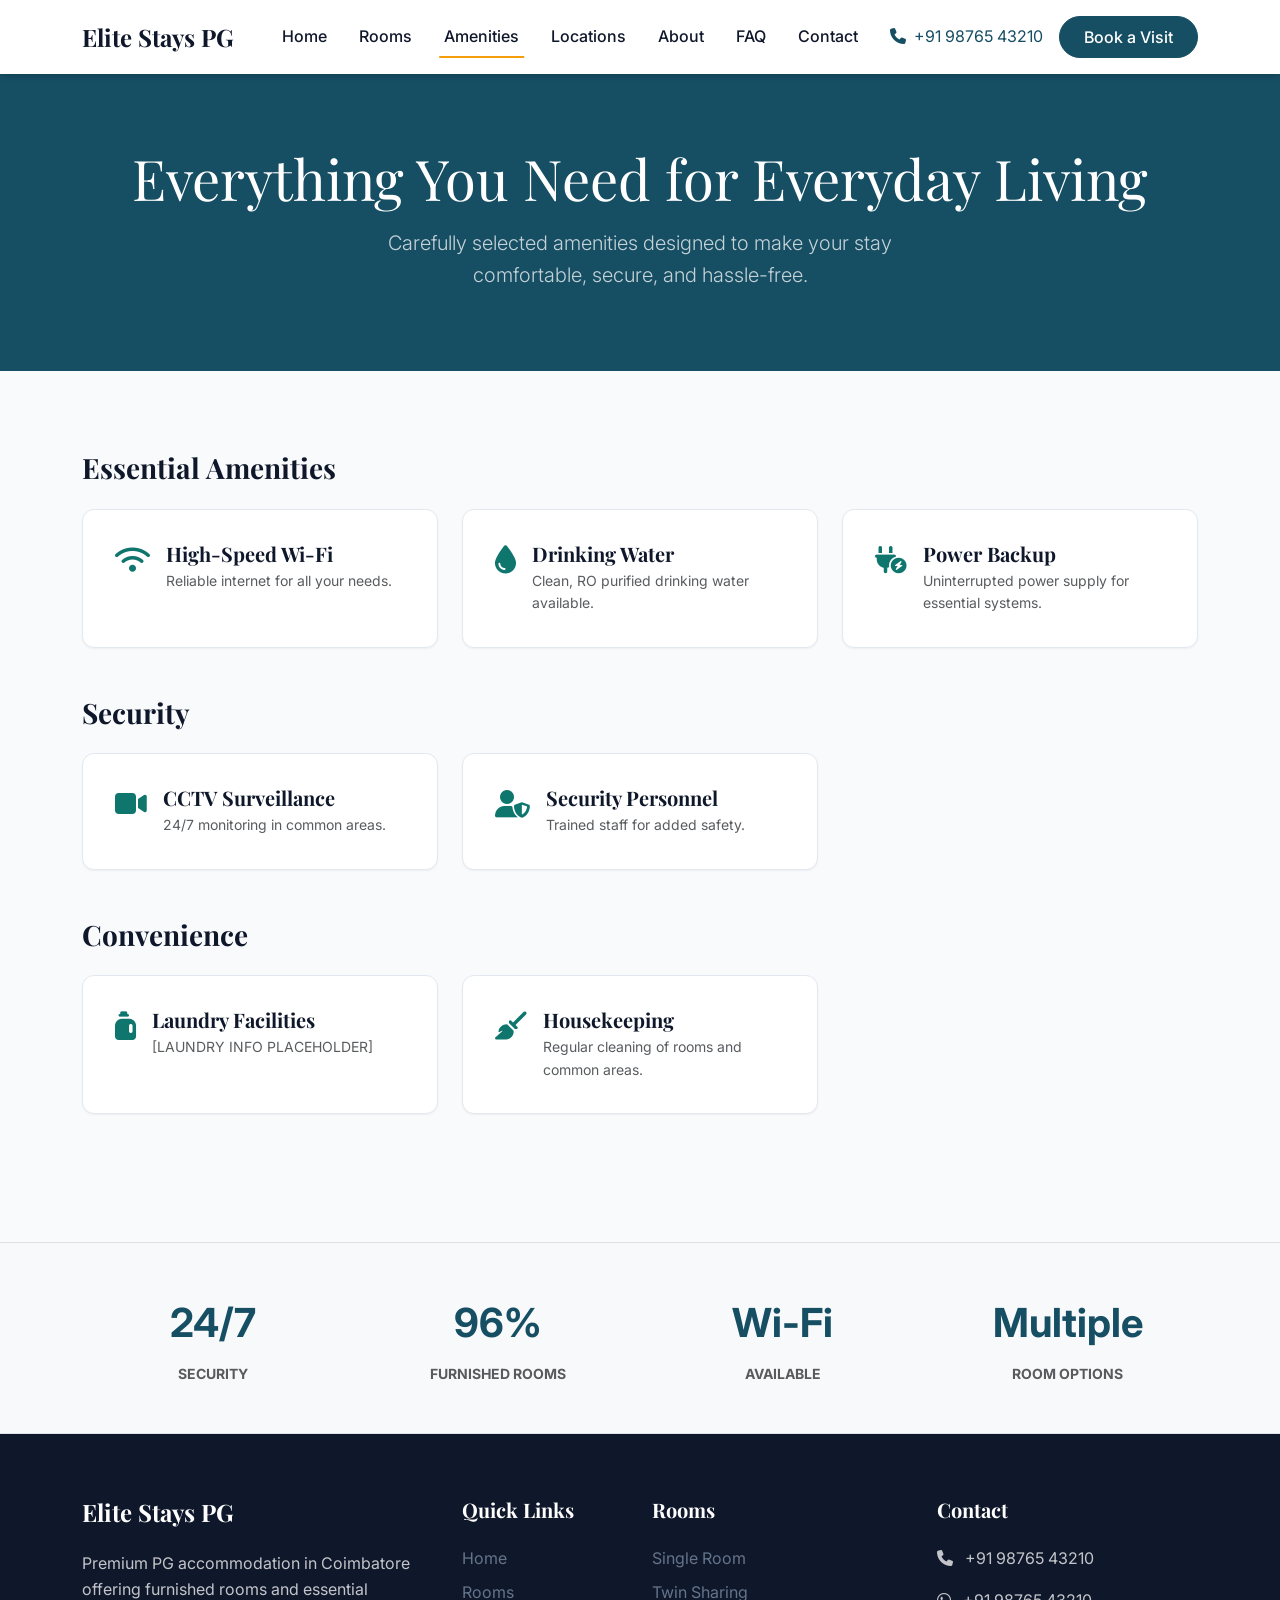
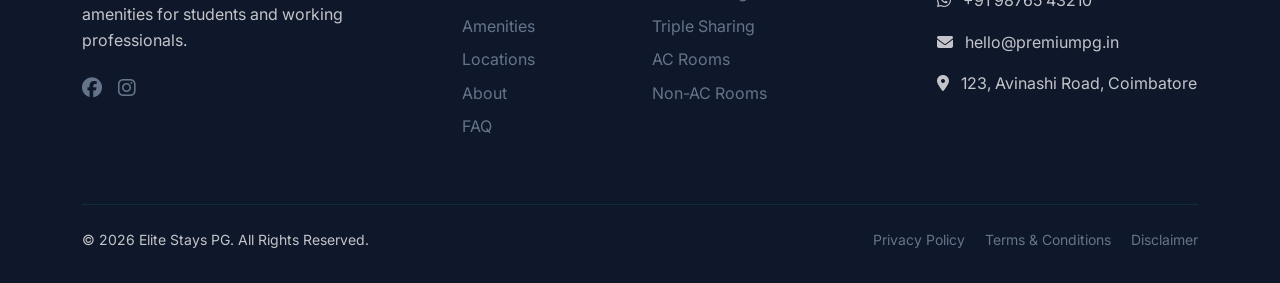
<file: pg-website/amenities.html>
<!DOCTYPE html>
<html lang="en">
<head>
    <meta charset="UTF-8">
    <meta name="viewport" content="width=device-width, initial-scale=1.0">
    <title>Amenities | Premium PG in Coimbatore</title>
    
    <link href="https://cdn.jsdelivr.net/npm/bootstrap@5.3.0/dist/css/bootstrap.min.css" rel="stylesheet">
    <link rel="stylesheet" href="https://cdnjs.cloudflare.com/ajax/libs/font-awesome/6.4.0/css/all.min.css">
    <link href="https://unpkg.com/aos@2.3.1/dist/aos.css" rel="stylesheet">
    <link rel="stylesheet" href="css/style.css">
</head>
<body>

    <!-- Navbar -->
    <nav class="navbar navbar-expand-lg fixed-top scrolled">
        <div class="container">
            <a class="navbar-brand heading-font fs-4" href="index.html">Elite Stays PG</a>
            <button class="navbar-toggler border-0" type="button" data-bs-toggle="collapse" data-bs-target="#navbarNav" aria-controls="navbarNav" aria-expanded="false" aria-label="Toggle navigation">
                <i class="fa-solid fa-bars fs-2 text-primary"></i>
            </button>
            <div class="collapse navbar-collapse" id="navbarNav">
                <ul class="navbar-nav mx-auto">
                    <li class="nav-item"><a class="nav-link " href="index.html">Home</a></li>
                    <li class="nav-item"><a class="nav-link " href="rooms.html">Rooms</a></li>
                    <li class="nav-item"><a class="nav-link active" href="amenities.html">Amenities</a></li>
                    <li class="nav-item"><a class="nav-link " href="locations.html">Locations</a></li>
                    <li class="nav-item"><a class="nav-link " href="about.html">About</a></li>
                    <li class="nav-item"><a class="nav-link " href="faq.html">FAQ</a></li>
                    <li class="nav-item"><a class="nav-link " href="contact.html">Contact</a></li>
                </ul>
                <div class="d-flex align-items-center gap-3">
                    <a href="tel:+91 98765 43210" class="text-decoration-none d-none d-xl-block">
                        <i class="fa-solid fa-phone me-2"></i>+91 98765 43210
                    </a>
                    <a href="contact.html" class="btn btn-primary">Book a Visit</a>
                </div>
            </div>
        </div>
    </nav>

    <!-- Header -->
    <section class="bg-primary text-white pt-5 pb-5 mt-5 text-center">
        <div class="container pt-5 pb-3">
            <h1 class="display-4 text-white mb-3" data-aos="fade-up">Everything You Need for Everyday Living</h1>
            <p class="lead opacity-75 mx-auto" style="max-width: 600px;" data-aos="fade-up" data-aos-delay="100">Carefully selected amenities designed to make your stay comfortable, secure, and hassle-free.</p>
        </div>
    </section>

    <!-- Amenities Grid -->
    <section class="section-padding">
        <div class="container">
            
            <h3 class="mb-4">Essential Amenities</h3>
            <div class="row g-4 mb-5">
                <div class="col-md-4 col-sm-6" data-aos="fade-up">
                    <div class="amenity-card d-flex align-items-start">
                        <i class="fa-solid fa-wifi fs-3 text-secondary me-3 mt-1"></i>
                        <div>
                            <h5 class="mb-1">High-Speed Wi-Fi</h5>
                            <p class="text-muted small mb-0">Reliable internet for all your needs.</p>
                        </div>
                    </div>
                </div>
                <div class="col-md-4 col-sm-6" data-aos="fade-up" data-aos-delay="100">
                    <div class="amenity-card d-flex align-items-start">
                        <i class="fa-solid fa-droplet fs-3 text-secondary me-3 mt-1"></i>
                        <div>
                            <h5 class="mb-1">Drinking Water</h5>
                            <p class="text-muted small mb-0">Clean, RO purified drinking water available.</p>
                        </div>
                    </div>
                </div>
                <div class="col-md-4 col-sm-6" data-aos="fade-up" data-aos-delay="200">
                    <div class="amenity-card d-flex align-items-start">
                        <i class="fa-solid fa-plug-circle-bolt fs-3 text-secondary me-3 mt-1"></i>
                        <div>
                            <h5 class="mb-1">Power Backup</h5>
                            <p class="text-muted small mb-0">Uninterrupted power supply for essential systems.</p>
                        </div>
                    </div>
                </div>
            </div>

            <h3 class="mb-4">Security</h3>
            <div class="row g-4 mb-5">
                <div class="col-md-4 col-sm-6" data-aos="fade-up">
                    <div class="amenity-card d-flex align-items-start">
                        <i class="fa-solid fa-video fs-3 text-secondary me-3 mt-1"></i>
                        <div>
                            <h5 class="mb-1">CCTV Surveillance</h5>
                            <p class="text-muted small mb-0">24/7 monitoring in common areas.</p>
                        </div>
                    </div>
                </div>
                <div class="col-md-4 col-sm-6" data-aos="fade-up" data-aos-delay="100">
                    <div class="amenity-card d-flex align-items-start">
                        <i class="fa-solid fa-user-shield fs-3 text-secondary me-3 mt-1"></i>
                        <div>
                            <h5 class="mb-1">Security Personnel</h5>
                            <p class="text-muted small mb-0">Trained staff for added safety.</p>
                        </div>
                    </div>
                </div>
            </div>

            <h3 class="mb-4">Convenience</h3>
            <div class="row g-4 mb-5">
                <div class="col-md-4 col-sm-6" data-aos="fade-up">
                    <div class="amenity-card d-flex align-items-start">
                        <i class="fa-solid fa-jug-detergent fs-3 text-secondary me-3 mt-1"></i>
                        <div>
                            <h5 class="mb-1">Laundry Facilities</h5>
                            <p class="text-muted small mb-0">[LAUNDRY INFO PLACEHOLDER]</p>
                        </div>
                    </div>
                </div>
                <div class="col-md-4 col-sm-6" data-aos="fade-up" data-aos-delay="100">
                    <div class="amenity-card d-flex align-items-start">
                        <i class="fa-solid fa-broom fs-3 text-secondary me-3 mt-1"></i>
                        <div>
                            <h5 class="mb-1">Housekeeping</h5>
                            <p class="text-muted small mb-0">Regular cleaning of rooms and common areas.</p>
                        </div>
                    </div>
                </div>
            </div>

        </div>
    </section>

    <!-- Statistics -->
    <section class="py-5 bg-light border-top border-bottom">
        <div class="container">
            <div class="row text-center g-4">
                <div class="col-md-3 col-6">
                    <div class="fs-1 fw-bold text-primary mb-2">24/7</div>
                    <div class="text-muted fw-bold text-uppercase small">Security</div>
                </div>
                <div class="col-md-3 col-6">
                    <div class="fs-1 fw-bold text-primary mb-2"><span class="counter" data-target="100">0</span>%</div>
                    <div class="text-muted fw-bold text-uppercase small">Furnished Rooms</div>
                </div>
                <div class="col-md-3 col-6">
                    <div class="fs-1 fw-bold text-primary mb-2">Wi-Fi</div>
                    <div class="text-muted fw-bold text-uppercase small">Available</div>
                </div>
                <div class="col-md-3 col-6">
                    <div class="fs-1 fw-bold text-primary mb-2">Multiple</div>
                    <div class="text-muted fw-bold text-uppercase small">Room Options</div>
                </div>
            </div>
        </div>
    </section>

        <!-- Footer -->
    <footer>
        <div class="container">
            <div class="row g-4">
                <div class="col-lg-4 col-md-6">
                    <h4 class="heading-font text-white mb-4">Elite Stays PG</h4>
                    <p class="text-muted mb-4">Premium PG accommodation in Coimbatore offering furnished rooms and essential amenities for students and working professionals.</p>
                    <div class="d-flex gap-3">
                        <a href="#" aria-label="Facebook"><i class="fa-brands fa-facebook fs-5"></i></a>
                        <a href="#" aria-label="Instagram"><i class="fa-brands fa-instagram fs-5"></i></a>
                    </div>
                </div>
                <div class="col-lg-2 col-md-6">
                    <h5 class="text-white mb-4">Quick Links</h5>
                    <ul class="list-unstyled">
                        <li class="mb-2"><a href="index.html">Home</a></li>
                        <li class="mb-2"><a href="rooms.html">Rooms</a></li>
                        <li class="mb-2"><a href="amenities.html">Amenities</a></li>
                        <li class="mb-2"><a href="locations.html">Locations</a></li>
                        <li class="mb-2"><a href="about.html">About</a></li>
                        <li class="mb-2"><a href="faq.html">FAQ</a></li>
                    </ul>
                </div>
                <div class="col-lg-3 col-md-6">
                    <h5 class="text-white mb-4">Rooms</h5>
                    <ul class="list-unstyled">
                        <li class="mb-2"><a href="rooms.html">Single Room</a></li>
                        <li class="mb-2"><a href="rooms.html">Twin Sharing</a></li>
                        <li class="mb-2"><a href="rooms.html">Triple Sharing</a></li>
                        <li class="mb-2"><a href="rooms.html">AC Rooms</a></li>
                        <li class="mb-2"><a href="rooms.html">Non-AC Rooms</a></li>
                    </ul>
                </div>
                <div class="col-lg-3 col-md-6">
                    <h5 class="text-white mb-4">Contact</h5>
                    <ul class="list-unstyled text-muted">
                        <li class="mb-3"><i class="fa-solid fa-phone me-2"></i> +91 98765 43210</li>
                        <li class="mb-3"><i class="fa-brands fa-whatsapp me-2"></i> +91 98765 43210</li>
                        <li class="mb-3"><i class="fa-solid fa-envelope me-2"></i> hello@premiumpg.in</li>
                        <li class="mb-3"><i class="fa-solid fa-location-dot me-2"></i> 123, Avinashi Road, Coimbatore</li>
                    </ul>
                </div>
            </div>
            <hr class="mt-5 mb-4 border-secondary">
            <div class="row text-muted small">
                <div class="col-md-6 text-center text-md-start">
                    &copy; 2026 Elite Stays PG. All Rights Reserved.
                </div>
                <div class="col-md-6 text-center text-md-end">
                    <a href="#" class="me-3">Privacy Policy</a>
                    <a href="#" class="me-3">Terms & Conditions</a>
                    <a href="#">Disclaimer</a>
                </div>
            </div>
        </div>
    </footer>

    <!-- Scripts -->
    <script src="https://cdn.jsdelivr.net/npm/bootstrap@5.3.0/dist/js/bootstrap.bundle.min.js"></script>
    <script src="https://unpkg.com/aos@2.3.1/dist/aos.js"></script>
    <script src="js/main.js"></script>
</body>
</html>
</file>
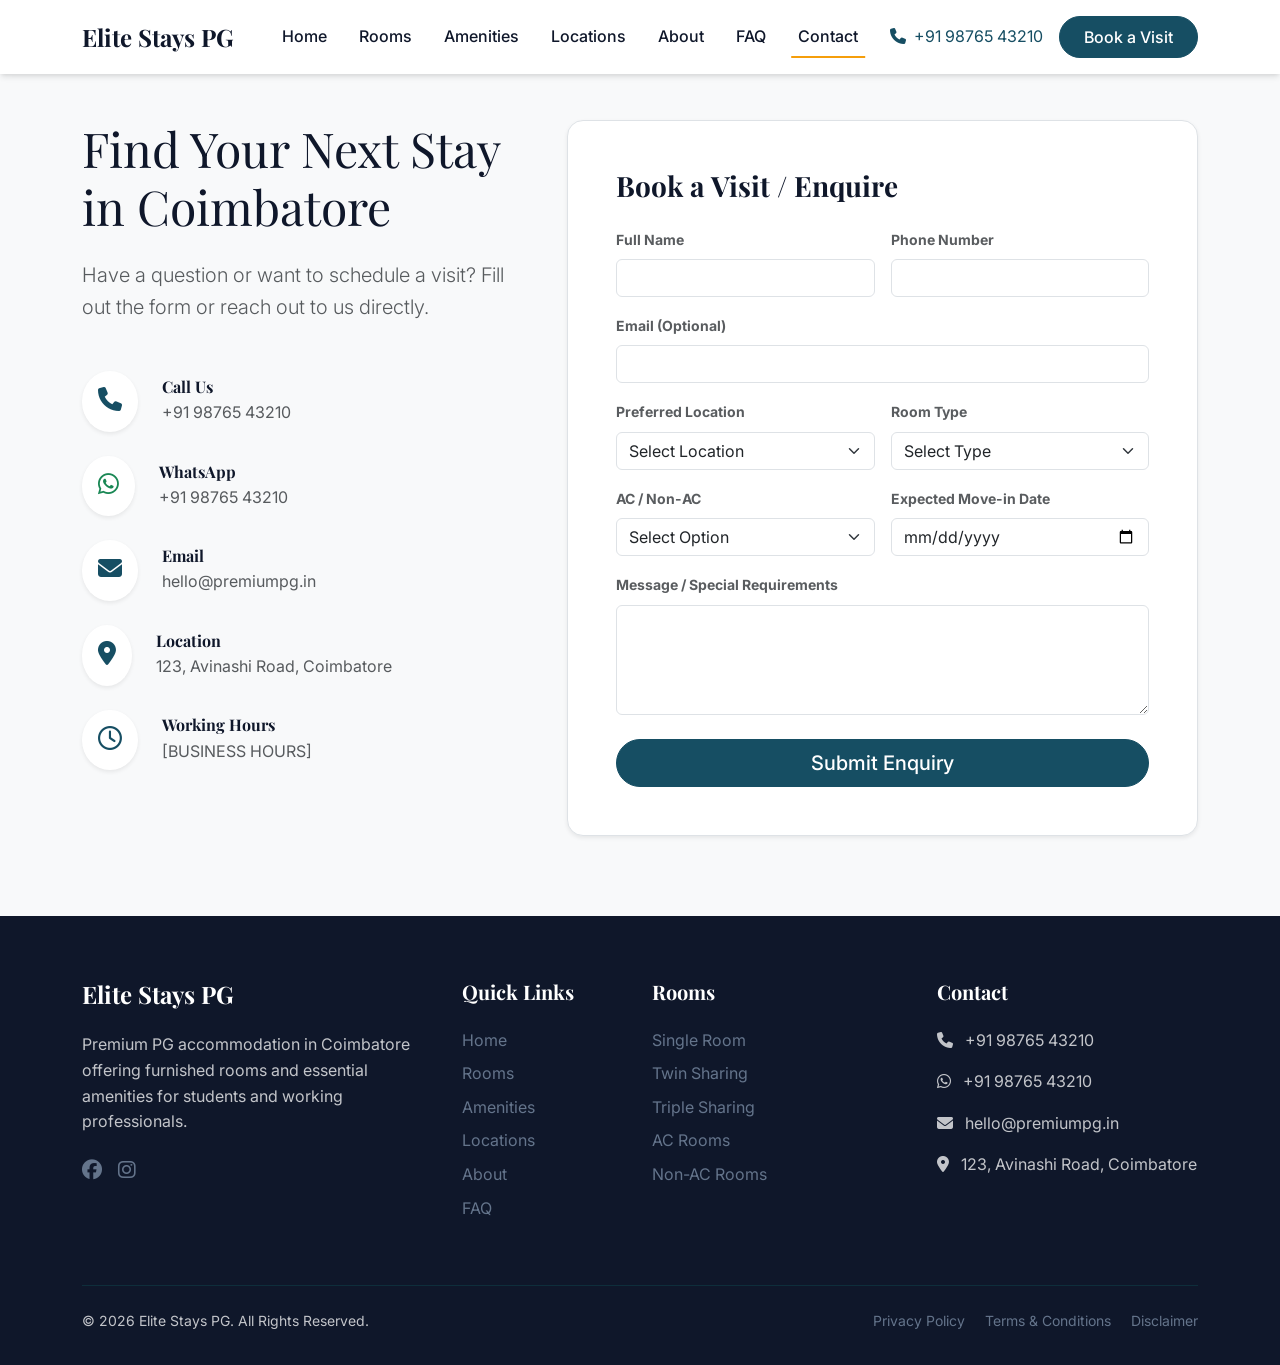
<file: pg-website/contact.html>
<!DOCTYPE html>
<html lang="en">
<head>
    <meta charset="UTF-8">
    <meta name="viewport" content="width=device-width, initial-scale=1.0">
    <title>Contact & Book Visit | Premium PG in Coimbatore</title>
    
    <link href="https://cdn.jsdelivr.net/npm/bootstrap@5.3.0/dist/css/bootstrap.min.css" rel="stylesheet">
    <link rel="stylesheet" href="https://cdnjs.cloudflare.com/ajax/libs/font-awesome/6.4.0/css/all.min.css">
    <link href="https://unpkg.com/aos@2.3.1/dist/aos.css" rel="stylesheet">
    <link rel="stylesheet" href="css/style.css">
</head>
<body>

    <!-- Navbar -->
    <nav class="navbar navbar-expand-lg fixed-top scrolled">
        <div class="container">
            <a class="navbar-brand heading-font fs-4" href="index.html">Elite Stays PG</a>
            <button class="navbar-toggler border-0" type="button" data-bs-toggle="collapse" data-bs-target="#navbarNav" aria-controls="navbarNav" aria-expanded="false" aria-label="Toggle navigation">
                <i class="fa-solid fa-bars fs-2 text-primary"></i>
            </button>
            <div class="collapse navbar-collapse" id="navbarNav">
                <ul class="navbar-nav mx-auto">
                    <li class="nav-item"><a class="nav-link " href="index.html">Home</a></li>
                    <li class="nav-item"><a class="nav-link " href="rooms.html">Rooms</a></li>
                    <li class="nav-item"><a class="nav-link " href="amenities.html">Amenities</a></li>
                    <li class="nav-item"><a class="nav-link " href="locations.html">Locations</a></li>
                    <li class="nav-item"><a class="nav-link " href="about.html">About</a></li>
                    <li class="nav-item"><a class="nav-link " href="faq.html">FAQ</a></li>
                    <li class="nav-item"><a class="nav-link active" href="contact.html">Contact</a></li>
                </ul>
                <div class="d-flex align-items-center gap-3">
                    <a href="tel:+91 98765 43210" class="text-decoration-none d-none d-xl-block">
                        <i class="fa-solid fa-phone me-2"></i>+91 98765 43210
                    </a>
                    <a href="contact.html" class="btn btn-primary">Book a Visit</a>
                </div>
            </div>
        </div>
    </nav>

    <!-- Contact Section -->
    <section class="section-padding pt-5 mt-5 bg-light">
        <div class="container pt-4">
            <div class="row g-5">
                
                <!-- Contact Info -->
                <div class="col-lg-5" data-aos="fade-right">
                    <h1 class="display-5 mb-4">Find Your Next Stay in Coimbatore</h1>
                    <p class="lead text-muted mb-5">Have a question or want to schedule a visit? Fill out the form or reach out to us directly.</p>
                    
                    <div class="d-flex align-items-center mb-4">
                        <div class="bg-white p-3 rounded-circle shadow-sm me-4 text-primary">
                            <i class="fa-solid fa-phone fs-4"></i>
                        </div>
                        <div>
                            <h6 class="mb-1 fw-bold">Call Us</h6>
                            <p class="text-muted mb-0">+91 98765 43210</p>
                        </div>
                    </div>
                    
                    <div class="d-flex align-items-center mb-4">
                        <div class="bg-white p-3 rounded-circle shadow-sm me-4 text-success">
                            <i class="fa-brands fa-whatsapp fs-4"></i>
                        </div>
                        <div>
                            <h6 class="mb-1 fw-bold">WhatsApp</h6>
                            <p class="text-muted mb-0">+91 98765 43210</p>
                        </div>
                    </div>
                    
                    <div class="d-flex align-items-center mb-4">
                        <div class="bg-white p-3 rounded-circle shadow-sm me-4 text-primary">
                            <i class="fa-solid fa-envelope fs-4"></i>
                        </div>
                        <div>
                            <h6 class="mb-1 fw-bold">Email</h6>
                            <p class="text-muted mb-0">hello@premiumpg.in</p>
                        </div>
                    </div>
                    
                    <div class="d-flex align-items-center mb-4">
                        <div class="bg-white p-3 rounded-circle shadow-sm me-4 text-primary">
                            <i class="fa-solid fa-location-dot fs-4"></i>
                        </div>
                        <div>
                            <h6 class="mb-1 fw-bold">Location</h6>
                            <p class="text-muted mb-0">123, Avinashi Road, Coimbatore</p>
                        </div>
                    </div>
                    
                    <div class="d-flex align-items-center">
                        <div class="bg-white p-3 rounded-circle shadow-sm me-4 text-primary">
                            <i class="fa-regular fa-clock fs-4"></i>
                        </div>
                        <div>
                            <h6 class="mb-1 fw-bold">Working Hours</h6>
                            <p class="text-muted mb-0">[BUSINESS HOURS]</p>
                        </div>
                    </div>
                </div>

                <!-- Contact Form -->
                <div class="col-lg-7" data-aos="fade-left">
                    <div class="bg-white p-5 rounded-4 shadow-sm border">
                        <h3 class="mb-4">Book a Visit / Enquire</h3>
                        <div id="formMessage"></div>
                        <form id="contactForm">
                            <div class="row g-3">
                                <div class="col-md-6">
                                    <label class="form-label text-muted small fw-bold">Full Name</label>
                                    <input type="text" class="form-control" required>
                                </div>
                                <div class="col-md-6">
                                    <label class="form-label text-muted small fw-bold">Phone Number</label>
                                    <input type="tel" class="form-control" required>
                                </div>
                                <div class="col-md-12">
                                    <label class="form-label text-muted small fw-bold">Email (Optional)</label>
                                    <input type="email" class="form-control">
                                </div>
                                <div class="col-md-6">
                                    <label class="form-label text-muted small fw-bold">Preferred Location</label>
                                    <select class="form-select" required>
                                        <option value="">Select Location</option>
                                        <option value="peelamedu">Peelamedu</option>
                                        <option value="saravanampatti">Saravanampatti</option>
                                        <option value="gandhipuram">Gandhipuram</option>
                                    </select>
                                </div>
                                <div class="col-md-6">
                                    <label class="form-label text-muted small fw-bold">Room Type</label>
                                    <select class="form-select" required>
                                        <option value="">Select Type</option>
                                        <option value="single">Single</option>
                                        <option value="twin">Twin Sharing</option>
                                        <option value="triple">Triple Sharing</option>
                                    </select>
                                </div>
                                <div class="col-md-6">
                                    <label class="form-label text-muted small fw-bold">AC / Non-AC</label>
                                    <select class="form-select" required>
                                        <option value="">Select Option</option>
                                        <option value="ac">AC</option>
                                        <option value="non-ac">Non-AC</option>
                                    </select>
                                </div>
                                <div class="col-md-6">
                                    <label class="form-label text-muted small fw-bold">Expected Move-in Date</label>
                                    <input type="date" class="form-control" required>
                                </div>
                                <div class="col-12">
                                    <label class="form-label text-muted small fw-bold">Message / Special Requirements</label>
                                    <textarea class="form-control" rows="4"></textarea>
                                </div>
                                <div class="col-12 mt-4">
                                    <button type="submit" class="btn btn-primary btn-lg w-100">Submit Enquiry</button>
                                </div>
                            </div>
                        </form>
                    </div>
                </div>

            </div>
        </div>
    </section>

        <!-- Footer -->
    <footer>
        <div class="container">
            <div class="row g-4">
                <div class="col-lg-4 col-md-6">
                    <h4 class="heading-font text-white mb-4">Elite Stays PG</h4>
                    <p class="text-muted mb-4">Premium PG accommodation in Coimbatore offering furnished rooms and essential amenities for students and working professionals.</p>
                    <div class="d-flex gap-3">
                        <a href="#" aria-label="Facebook"><i class="fa-brands fa-facebook fs-5"></i></a>
                        <a href="#" aria-label="Instagram"><i class="fa-brands fa-instagram fs-5"></i></a>
                    </div>
                </div>
                <div class="col-lg-2 col-md-6">
                    <h5 class="text-white mb-4">Quick Links</h5>
                    <ul class="list-unstyled">
                        <li class="mb-2"><a href="index.html">Home</a></li>
                        <li class="mb-2"><a href="rooms.html">Rooms</a></li>
                        <li class="mb-2"><a href="amenities.html">Amenities</a></li>
                        <li class="mb-2"><a href="locations.html">Locations</a></li>
                        <li class="mb-2"><a href="about.html">About</a></li>
                        <li class="mb-2"><a href="faq.html">FAQ</a></li>
                    </ul>
                </div>
                <div class="col-lg-3 col-md-6">
                    <h5 class="text-white mb-4">Rooms</h5>
                    <ul class="list-unstyled">
                        <li class="mb-2"><a href="rooms.html">Single Room</a></li>
                        <li class="mb-2"><a href="rooms.html">Twin Sharing</a></li>
                        <li class="mb-2"><a href="rooms.html">Triple Sharing</a></li>
                        <li class="mb-2"><a href="rooms.html">AC Rooms</a></li>
                        <li class="mb-2"><a href="rooms.html">Non-AC Rooms</a></li>
                    </ul>
                </div>
                <div class="col-lg-3 col-md-6">
                    <h5 class="text-white mb-4">Contact</h5>
                    <ul class="list-unstyled text-muted">
                        <li class="mb-3"><i class="fa-solid fa-phone me-2"></i> +91 98765 43210</li>
                        <li class="mb-3"><i class="fa-brands fa-whatsapp me-2"></i> +91 98765 43210</li>
                        <li class="mb-3"><i class="fa-solid fa-envelope me-2"></i> hello@premiumpg.in</li>
                        <li class="mb-3"><i class="fa-solid fa-location-dot me-2"></i> 123, Avinashi Road, Coimbatore</li>
                    </ul>
                </div>
            </div>
            <hr class="mt-5 mb-4 border-secondary">
            <div class="row text-muted small">
                <div class="col-md-6 text-center text-md-start">
                    &copy; 2026 Elite Stays PG. All Rights Reserved.
                </div>
                <div class="col-md-6 text-center text-md-end">
                    <a href="#" class="me-3">Privacy Policy</a>
                    <a href="#" class="me-3">Terms & Conditions</a>
                    <a href="#">Disclaimer</a>
                </div>
            </div>
        </div>
    </footer>

    <!-- Scripts -->
    <script src="https://cdn.jsdelivr.net/npm/bootstrap@5.3.0/dist/js/bootstrap.bundle.min.js"></script>
    <script src="https://unpkg.com/aos@2.3.1/dist/aos.js"></script>
    <script src="js/main.js"></script>
    <script src="js/contact.js"></script>
</body>
</html>
</file>
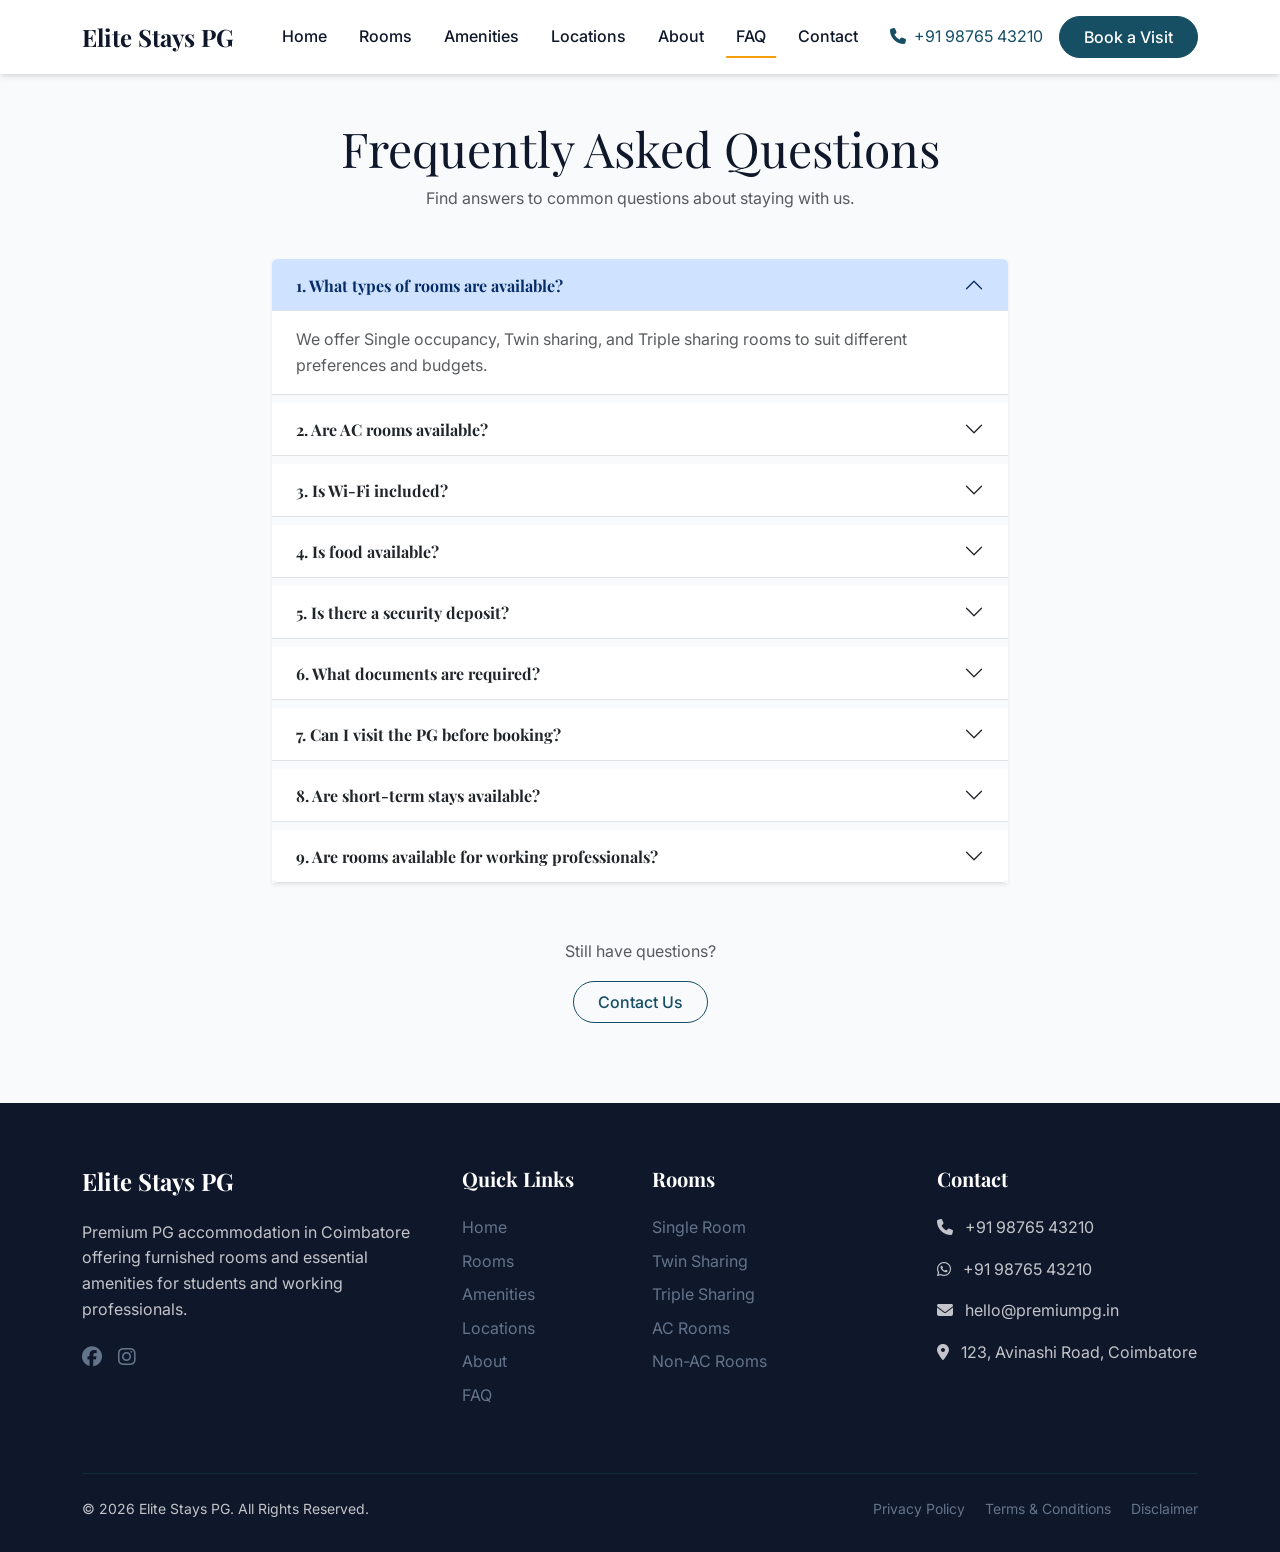
<file: pg-website/faq.html>
<!DOCTYPE html>
<html lang="en">
<head>
    <meta charset="UTF-8">
    <meta name="viewport" content="width=device-width, initial-scale=1.0">
    <title>FAQ | Premium PG in Coimbatore</title>
    
    <link href="https://cdn.jsdelivr.net/npm/bootstrap@5.3.0/dist/css/bootstrap.min.css" rel="stylesheet">
    <link rel="stylesheet" href="https://cdnjs.cloudflare.com/ajax/libs/font-awesome/6.4.0/css/all.min.css">
    <link href="https://unpkg.com/aos@2.3.1/dist/aos.css" rel="stylesheet">
    <link rel="stylesheet" href="css/style.css">
</head>
<body>

    <!-- Navbar -->
    <nav class="navbar navbar-expand-lg fixed-top scrolled">
        <div class="container">
            <a class="navbar-brand heading-font fs-4" href="index.html">Elite Stays PG</a>
            <button class="navbar-toggler border-0" type="button" data-bs-toggle="collapse" data-bs-target="#navbarNav" aria-controls="navbarNav" aria-expanded="false" aria-label="Toggle navigation">
                <i class="fa-solid fa-bars fs-2 text-primary"></i>
            </button>
            <div class="collapse navbar-collapse" id="navbarNav">
                <ul class="navbar-nav mx-auto">
                    <li class="nav-item"><a class="nav-link " href="index.html">Home</a></li>
                    <li class="nav-item"><a class="nav-link " href="rooms.html">Rooms</a></li>
                    <li class="nav-item"><a class="nav-link " href="amenities.html">Amenities</a></li>
                    <li class="nav-item"><a class="nav-link " href="locations.html">Locations</a></li>
                    <li class="nav-item"><a class="nav-link " href="about.html">About</a></li>
                    <li class="nav-item"><a class="nav-link active" href="faq.html">FAQ</a></li>
                    <li class="nav-item"><a class="nav-link " href="contact.html">Contact</a></li>
                </ul>
                <div class="d-flex align-items-center gap-3">
                    <a href="tel:+91 98765 43210" class="text-decoration-none d-none d-xl-block">
                        <i class="fa-solid fa-phone me-2"></i>+91 98765 43210
                    </a>
                    <a href="contact.html" class="btn btn-primary">Book a Visit</a>
                </div>
            </div>
        </div>
    </nav>

    <!-- FAQ Section -->
    <section class="section-padding pt-5 mt-5">
        <div class="container pt-4">
            <div class="text-center mb-5" data-aos="fade-up">
                <h1 class="display-5">Frequently Asked Questions</h1>
                <p class="text-muted">Find answers to common questions about staying with us.</p>
            </div>
            
            <div class="row justify-content-center">
                <div class="col-lg-8" data-aos="fade-up" data-aos-delay="100">
                    <div class="accordion shadow-sm" id="mainFaqAccordion">
                        
                        <!-- FAQ 1 -->
                        <div class="accordion-item border-0 border-bottom mb-2">
                            <h2 class="accordion-header">
                                <button class="accordion-button fw-bold px-4 py-3" type="button" data-bs-toggle="collapse" data-bs-target="#faq1" aria-expanded="true">
                                    1. What types of rooms are available?
                                </button>
                            </h2>
                            <div id="faq1" class="accordion-collapse collapse show" data-bs-parent="#mainFaqAccordion">
                                <div class="accordion-body px-4 text-muted">
                                    We offer Single occupancy, Twin sharing, and Triple sharing rooms to suit different preferences and budgets.
                                </div>
                            </div>
                        </div>

                        <!-- FAQ 2 -->
                        <div class="accordion-item border-0 border-bottom mb-2">
                            <h2 class="accordion-header">
                                <button class="accordion-button collapsed fw-bold px-4 py-3" type="button" data-bs-toggle="collapse" data-bs-target="#faq2">
                                    2. Are AC rooms available?
                                </button>
                            </h2>
                            <div id="faq2" class="accordion-collapse collapse" data-bs-parent="#mainFaqAccordion">
                                <div class="accordion-body px-4 text-muted">
                                    Yes, both AC and Non-AC options are available based on room availability.
                                </div>
                            </div>
                        </div>

                        <!-- FAQ 3 -->
                        <div class="accordion-item border-0 border-bottom mb-2">
                            <h2 class="accordion-header">
                                <button class="accordion-button collapsed fw-bold px-4 py-3" type="button" data-bs-toggle="collapse" data-bs-target="#faq3">
                                    3. Is Wi-Fi included?
                                </button>
                            </h2>
                            <div id="faq3" class="accordion-collapse collapse" data-bs-parent="#mainFaqAccordion">
                                <div class="accordion-body px-4 text-muted">
                                    [WIFI POLICY PLACEHOLDER - e.g. Yes, high-speed Wi-Fi is included in the rent.]
                                </div>
                            </div>
                        </div>

                        <!-- FAQ 4 -->
                        <div class="accordion-item border-0 border-bottom mb-2">
                            <h2 class="accordion-header">
                                <button class="accordion-button collapsed fw-bold px-4 py-3" type="button" data-bs-toggle="collapse" data-bs-target="#faq4">
                                    4. Is food available?
                                </button>
                            </h2>
                            <div id="faq4" class="accordion-collapse collapse" data-bs-parent="#mainFaqAccordion">
                                <div class="accordion-body px-4 text-muted">
                                    [FOOD POLICY PLACEHOLDER]
                                </div>
                            </div>
                        </div>
                        
                        <!-- FAQ 5 -->
                        <div class="accordion-item border-0 border-bottom mb-2">
                            <h2 class="accordion-header">
                                <button class="accordion-button collapsed fw-bold px-4 py-3" type="button" data-bs-toggle="collapse" data-bs-target="#faq5">
                                    5. Is there a security deposit?
                                </button>
                            </h2>
                            <div id="faq5" class="accordion-collapse collapse" data-bs-parent="#mainFaqAccordion">
                                <div class="accordion-body px-4 text-muted">
                                    [SECURITY DEPOSIT POLICY PLACEHOLDER]
                                </div>
                            </div>
                        </div>
                        
                        <!-- FAQ 6 -->
                        <div class="accordion-item border-0 border-bottom mb-2">
                            <h2 class="accordion-header">
                                <button class="accordion-button collapsed fw-bold px-4 py-3" type="button" data-bs-toggle="collapse" data-bs-target="#faq6">
                                    6. What documents are required?
                                </button>
                            </h2>
                            <div id="faq6" class="accordion-collapse collapse" data-bs-parent="#mainFaqAccordion">
                                <div class="accordion-body px-4 text-muted">
                                    [DOCUMENT REQUIREMENTS PLACEHOLDER - e.g. ID proof, Address proof, and Passport size photos]
                                </div>
                            </div>
                        </div>

                        <!-- FAQ 7 -->
                        <div class="accordion-item border-0 border-bottom mb-2">
                            <h2 class="accordion-header">
                                <button class="accordion-button collapsed fw-bold px-4 py-3" type="button" data-bs-toggle="collapse" data-bs-target="#faq7">
                                    7. Can I visit the PG before booking?
                                </button>
                            </h2>
                            <div id="faq7" class="accordion-collapse collapse" data-bs-parent="#mainFaqAccordion">
                                <div class="accordion-body px-4 text-muted">
                                    Yes, we encourage you to schedule a visit to see the rooms and facilities before booking.
                                </div>
                            </div>
                        </div>
                        
                        <!-- Add remaining FAQs as placeholders -->
                        <div class="accordion-item border-0 border-bottom mb-2">
                            <h2 class="accordion-header">
                                <button class="accordion-button collapsed fw-bold px-4 py-3" type="button" data-bs-toggle="collapse" data-bs-target="#faq8">
                                    8. Are short-term stays available?
                                </button>
                            </h2>
                            <div id="faq8" class="accordion-collapse collapse" data-bs-parent="#mainFaqAccordion">
                                <div class="accordion-body px-4 text-muted">
                                    [SHORT TERM STAY POLICY PLACEHOLDER]
                                </div>
                            </div>
                        </div>
                        
                        <div class="accordion-item border-0 border-bottom mb-2">
                            <h2 class="accordion-header">
                                <button class="accordion-button collapsed fw-bold px-4 py-3" type="button" data-bs-toggle="collapse" data-bs-target="#faq9">
                                    9. Are rooms available for working professionals?
                                </button>
                            </h2>
                            <div id="faq9" class="accordion-collapse collapse" data-bs-parent="#mainFaqAccordion">
                                <div class="accordion-body px-4 text-muted">
                                    Yes, we have accommodations perfectly suited for working professionals with a peaceful environment and necessary amenities.
                                </div>
                            </div>
                        </div>
                        
                    </div>
                </div>
            </div>
            
            <div class="text-center mt-5" data-aos="fade-up">
                <p class="text-muted mb-3">Still have questions?</p>
                <a href="contact.html" class="btn btn-outline-primary">Contact Us</a>
            </div>
        </div>
    </section>

        <!-- Footer -->
    <footer>
        <div class="container">
            <div class="row g-4">
                <div class="col-lg-4 col-md-6">
                    <h4 class="heading-font text-white mb-4">Elite Stays PG</h4>
                    <p class="text-muted mb-4">Premium PG accommodation in Coimbatore offering furnished rooms and essential amenities for students and working professionals.</p>
                    <div class="d-flex gap-3">
                        <a href="#" aria-label="Facebook"><i class="fa-brands fa-facebook fs-5"></i></a>
                        <a href="#" aria-label="Instagram"><i class="fa-brands fa-instagram fs-5"></i></a>
                    </div>
                </div>
                <div class="col-lg-2 col-md-6">
                    <h5 class="text-white mb-4">Quick Links</h5>
                    <ul class="list-unstyled">
                        <li class="mb-2"><a href="index.html">Home</a></li>
                        <li class="mb-2"><a href="rooms.html">Rooms</a></li>
                        <li class="mb-2"><a href="amenities.html">Amenities</a></li>
                        <li class="mb-2"><a href="locations.html">Locations</a></li>
                        <li class="mb-2"><a href="about.html">About</a></li>
                        <li class="mb-2"><a href="faq.html">FAQ</a></li>
                    </ul>
                </div>
                <div class="col-lg-3 col-md-6">
                    <h5 class="text-white mb-4">Rooms</h5>
                    <ul class="list-unstyled">
                        <li class="mb-2"><a href="rooms.html">Single Room</a></li>
                        <li class="mb-2"><a href="rooms.html">Twin Sharing</a></li>
                        <li class="mb-2"><a href="rooms.html">Triple Sharing</a></li>
                        <li class="mb-2"><a href="rooms.html">AC Rooms</a></li>
                        <li class="mb-2"><a href="rooms.html">Non-AC Rooms</a></li>
                    </ul>
                </div>
                <div class="col-lg-3 col-md-6">
                    <h5 class="text-white mb-4">Contact</h5>
                    <ul class="list-unstyled text-muted">
                        <li class="mb-3"><i class="fa-solid fa-phone me-2"></i> +91 98765 43210</li>
                        <li class="mb-3"><i class="fa-brands fa-whatsapp me-2"></i> +91 98765 43210</li>
                        <li class="mb-3"><i class="fa-solid fa-envelope me-2"></i> hello@premiumpg.in</li>
                        <li class="mb-3"><i class="fa-solid fa-location-dot me-2"></i> 123, Avinashi Road, Coimbatore</li>
                    </ul>
                </div>
            </div>
            <hr class="mt-5 mb-4 border-secondary">
            <div class="row text-muted small">
                <div class="col-md-6 text-center text-md-start">
                    &copy; 2026 Elite Stays PG. All Rights Reserved.
                </div>
                <div class="col-md-6 text-center text-md-end">
                    <a href="#" class="me-3">Privacy Policy</a>
                    <a href="#" class="me-3">Terms & Conditions</a>
                    <a href="#">Disclaimer</a>
                </div>
            </div>
        </div>
    </footer>

    <!-- Scripts -->
    <script src="https://cdn.jsdelivr.net/npm/bootstrap@5.3.0/dist/js/bootstrap.bundle.min.js"></script>
    <script src="https://unpkg.com/aos@2.3.1/dist/aos.js"></script>
    <script src="js/main.js"></script>
</body>
</html>
</file>
<file: pg-website/css/style.css>
/* style.css */
@import url('https://fonts.googleapis.com/css2?family=Inter:wght@300;400;500;600&family=Playfair+Display:wght@400;600;700&display=swap');

:root {
    --primary: #164E63;
    --primary-dark: #0F3D4C;
    --secondary: #0F766E;
    --accent: #F59E0B;
    --dark: #0F172A;
    --text: #334155;
    --muted: #64748B;
    --light: #F8FAFC;
    --white: #FFFFFF;
    --border: #E2E8F0;
    --font-heading: 'Playfair Display', serif;
    --font-body: 'Inter', sans-serif;
    --shadow-sm: 0 1px 2px 0 rgba(0, 0, 0, 0.05);
    --shadow: 0 4px 6px -1px rgba(0, 0, 0, 0.1), 0 2px 4px -1px rgba(0, 0, 0, 0.06);
    --shadow-lg: 0 10px 15px -3px rgba(0, 0, 0, 0.1), 0 4px 6px -2px rgba(0, 0, 0, 0.05);
    --transition: all 0.3s ease-in-out;
}

/* Bootstrap Color Overrides */
.text-primary { color: var(--primary) !important; }
.bg-primary { background-color: var(--primary) !important; }
.text-secondary { color: var(--secondary) !important; }
.bg-secondary { background-color: var(--secondary) !important; }
.border-primary { border-color: var(--primary) !important; }
.border-secondary { border-color: var(--secondary) !important; }

@media (prefers-reduced-motion: reduce) {
    * {
        animation-duration: 0.01ms !important;
        animation-iteration-count: 1 !important;
        transition-duration: 0.01ms !important;
        scroll-behavior: auto !important;
    }
}

html, body {
    font-family: var(--font-body);
    color: var(--text);
    background-color: var(--light);
    line-height: 1.6;
    overflow-x: hidden;
    width: 100%;
}

h1, h2, h3, h4, h5, h6, .heading-font {
    font-family: var(--font-heading);
    color: var(--dark);
    font-weight: 700;
}

a {
    text-decoration: none;
    color: var(--primary);
    transition: var(--transition);
}

a:hover {
    color: var(--primary-dark);
}

/* Navbar */
.navbar {
    transition: var(--transition);
    padding: 1rem 0;
    z-index: 1030;
}
.navbar.transparent {
    background: transparent;
    padding: 1.5rem 0;
}
.navbar.transparent .nav-link, .navbar.transparent .navbar-brand {
    color: var(--white) !important;
}
.navbar.scrolled {
    background: var(--white);
    box-shadow: var(--shadow);
    padding: 0.8rem 0;
}
.navbar.scrolled .nav-link, .navbar.scrolled .navbar-brand {
    color: var(--dark) !important;
}

.nav-link {
    font-weight: 500;
    position: relative;
    padding: 0.5rem 1rem !important;
}
.nav-link::after {
    content: '';
    position: absolute;
    bottom: 0;
    left: 50%;
    transform: translateX(-50%);
    width: 0;
    height: 2px;
    background: var(--accent);
    transition: var(--transition);
}
.nav-link:hover::after, .nav-link.active::after {
    width: 80%;
}

.btn-primary {
    background-color: var(--primary);
    border-color: var(--primary);
    color: var(--white);
    border-radius: 50px;
    padding: 0.5rem 1.5rem;
    font-weight: 500;
    transition: var(--transition);
}
.btn-primary:hover {
    background-color: var(--primary-dark);
    border-color: var(--primary-dark);
    transform: translateY(-2px);
    box-shadow: var(--shadow);
}
.btn-outline-primary {
    border-color: var(--primary);
    color: var(--primary);
    border-radius: 50px;
    padding: 0.5rem 1.5rem;
    font-weight: 500;
    transition: var(--transition);
}
.btn-outline-primary:hover {
    background-color: var(--primary);
    color: var(--white);
}

/* Hero Section */
.hero {
    position: relative;
    height: 100vh;
    min-height: 600px;
    display: flex;
    align-items: center;
    
}

.hero-content {
    position: relative;
    z-index: 2;
    color: var(--white);
}
.hero-badge {
    display: inline-block;
    padding: 0.4rem 1rem;
    background: rgba(255, 255, 255, 0.1);
    backdrop-filter: blur(4px);
    border: 1px solid rgba(255, 255, 255, 0.2);
    border-radius: 50px;
    font-size: 0.85rem;
    letter-spacing: 1px;
    margin-bottom: 1.5rem;
    text-transform: uppercase;
}
.hero h1 {
    color: var(--white);
    font-size: clamp(2.5rem, 5vw, 4rem);
    line-height: 1.2;
    margin-bottom: 1.5rem;
}
.hero-floating-card {
    position: absolute;
    right: 5%;
    bottom: 20%;
    background: var(--white);
    padding: 1.5rem;
    border-radius: 12px;
    box-shadow: var(--shadow-lg);
    z-index: 2;
    color: var(--text);
    animation: floating 3s ease-in-out infinite;
}
@keyframes floating {
    0%, 100% { transform: translateY(0); }
    50% { transform: translateY(-10px); }
}
.hero-floating-card h5 {
    font-size: 1.1rem;
    margin-bottom: 1rem;
}
.hero-floating-card ul {
    list-style: none;
    padding: 0;
    margin: 0;
}
.hero-floating-card li {
    margin-bottom: 0.5rem;
    font-size: 0.9rem;
}
.hero-floating-card li i {
    color: var(--secondary);
    margin-right: 0.5rem;
}

/* Availability Search Bar */
.search-bar {
    position: relative;
    margin-top: -50px;
    z-index: 10;
    background: var(--white);
    border-radius: 12px;
    padding: 1.5rem;
    box-shadow: var(--shadow-lg);
}

/* Global Sections */
.section-padding {
    padding: 5rem 0;
}
.section-header {
    margin-bottom: 3rem;
}
.section-subtitle {
    color: var(--primary);
    font-weight: 600;
    text-transform: uppercase;
    letter-spacing: 1px;
    font-size: 0.85rem;
}

/* Cards */
.feature-card, .room-card, .amenity-card, .location-card {
    background: var(--white);
    border-radius: 12px;
    padding: 2rem;
    box-shadow: var(--shadow-sm);
    transition: var(--transition);
    border: 1px solid var(--border);
    height: 100%;
}
.feature-card:hover, .room-card:hover, .amenity-card:hover, .location-card:hover {
    transform: translateY(-8px);
    box-shadow: var(--shadow-lg);
    border-color: var(--secondary);
}
.feature-card i {
    font-size: 2.5rem;
    color: var(--secondary);
    margin-bottom: 1.5rem;
    transition: var(--transition);
}
.feature-card:hover i {
    transform: scale(1.1);
}

/* Room Cards specifically */
.room-card {
    padding: 0;
    overflow: hidden;
}
.room-card-img {
    position: relative;
    height: 250px;
    overflow: hidden;
}
.room-card-img img {
    width: 100%;
    height: 100%;
    object-fit: cover;
    transition: transform 0.5s ease;
}
.room-card:hover .room-card-img img {
    transform: scale(1.05);
}
.room-badge {
    position: absolute;
    top: 1rem;
    left: 1rem;
    background: var(--white);
    color: var(--dark);
    padding: 0.4rem 1rem;
    border-radius: 50px;
    font-weight: 600;
    font-size: 0.8rem;
    box-shadow: var(--shadow);
}
.room-card-body {
    padding: 1.5rem;
}
.room-price {
    font-size: 1.25rem;
    font-weight: 700;
    color: var(--primary);
    white-space: nowrap;
}

/* Swiper Controls */
.swiper-button-next::after, .swiper-button-prev::after {
    font-size: 1.2rem !important;
    font-weight: bold;
}
.swiper-button-next, .swiper-button-prev {
    color: var(--primary) !important;
    background: rgba(255, 255, 255, 0.9);
    width: 40px !important;
    height: 40px !important;
    border-radius: 50%;
    box-shadow: var(--shadow-sm);
}

/* Footer */
footer {
    background-color: var(--dark);
    color: var(--white);
    padding: 4rem 0 2rem;
}
footer .text-muted {
    color: rgba(255, 255, 255, 0.75) !important;
}
footer a {
    color: var(--muted);
}
footer a:hover {
    color: var(--white);
}

/* Floating WhatsApp / Call */
.floating-btn {
    position: fixed;
    bottom: 20px;
    width: 50px;
    height: 50px;
    border-radius: 50%;
    display: flex;
    align-items: center;
    justify-content: center;
    color: white;
    font-size: 1.5rem;
    box-shadow: var(--shadow-lg);
    z-index: 1000;
    transition: var(--transition);
}
.floating-btn:hover {
    transform: scale(1.1);
    color: white;
}
.btn-whatsapp {
    background-color: #25D366;
    right: 20px;
}
.btn-call {
    background-color: var(--primary);
    right: 80px;
}
.btn-top {
    background-color: var(--text);
    left: 20px;
    opacity: 0;
    visibility: hidden;
}
.btn-top.show {
    opacity: 1;
    visibility: visible;
}

/* Timeline */
.timeline {
    position: relative;
    max-width: 800px;
    margin: 0 auto;
}
.timeline::after {
    content: '';
    position: absolute;
    width: 2px;
    background-color: var(--border);
    top: 0;
    bottom: 0;
    left: 50%;
    margin-left: -1px;
}
.timeline-item {
    padding: 10px 40px;
    position: relative;
    background-color: inherit;
    width: 50%;
}
.timeline-item::after {
    content: '';
    position: absolute;
    width: 20px;
    height: 20px;
    right: -10px;
    background-color: var(--white);
    border: 4px solid var(--secondary);
    top: 15px;
    border-radius: 50%;
    z-index: 1;
}
.timeline-left {
    left: 0;
}
.timeline-right {
    left: 50%;
}
.timeline-right::after {
    left: -10px;
}
.timeline-content {
    padding: 20px;
    background-color: var(--white);
    position: relative;
    border-radius: 6px;
    box-shadow: var(--shadow-sm);
    border: 1px solid var(--border);
}
@media (max-width: 767.98px) {
    .timeline::after {
        left: 31px;
    }
    .timeline-item {
        width: 100%;
        padding-left: 70px;
        padding-right: 25px;
    }
    .timeline-item::after {
        left: 21px;
    }
    .timeline-right {
        left: 0%;
    }
}

/* Comprehensive Responsive Fixes */
@media (max-width: 991.98px) {
    /* Navbar Mobile Menu */
    .nav-link::after {
        display: none !important;
    }
    .navbar.transparent .navbar-collapse {
        background-color: var(--white);
        padding: 1rem;
        border-radius: 8px;
        margin-top: 1rem;
        box-shadow: var(--shadow-lg);
    }
    .navbar.transparent .navbar-collapse .nav-link,
    .navbar.transparent .navbar-collapse .navbar-brand {
        color: var(--dark) !important;
    }
    .navbar-collapse {
        background-color: var(--white);
        padding: 1rem;
        border-radius: 8px;
        box-shadow: var(--shadow-sm);
        margin-top: 0.5rem;
    }
    .navbar-toggler:focus {
        box-shadow: none;
    }
    /* Adjust Section Padding */
    .section-padding {
        padding: 3rem 0;
    }
    /* Adjust Headings */
    .display-4 { font-size: 2.5rem; }
    .display-5 { font-size: 2rem; }
}

@media (max-width: 767.98px) {
    /* Hero Search Bar */
    .search-bar {
        margin-top: -30px;
        padding: 1.25rem;
    }
    .search-bar form > div {
        margin-bottom: 0.5rem;
    }
    .search-bar button {
        margin-top: 0.5rem;
    }
    /* Room Filter Buttons */
    .filter-btn {
        font-size: 0.85rem;
        padding: 0.4rem 1rem !important;
        flex: 1 1 30%;
        text-align: center;
    }
    /* Gallery/Sliders */
    .swiper-button-next, .swiper-button-prev {
        transform: scale(0.7);
    }
}

@media (max-width: 575.98px) {
    /* Hero section */
    .hero {
        min-height: 500px;
    }
    .hero h1 {
        font-size: 2.2rem;
    }
    .hero .lead {
        font-size: 1rem;
    }
    /* Counters */
    .fs-1 {
        font-size: 2rem !important;
    }
    /* Room Filter Buttons for very small screens */
    .filter-btn {
        flex: 1 1 45%;
    }
}
</file>
